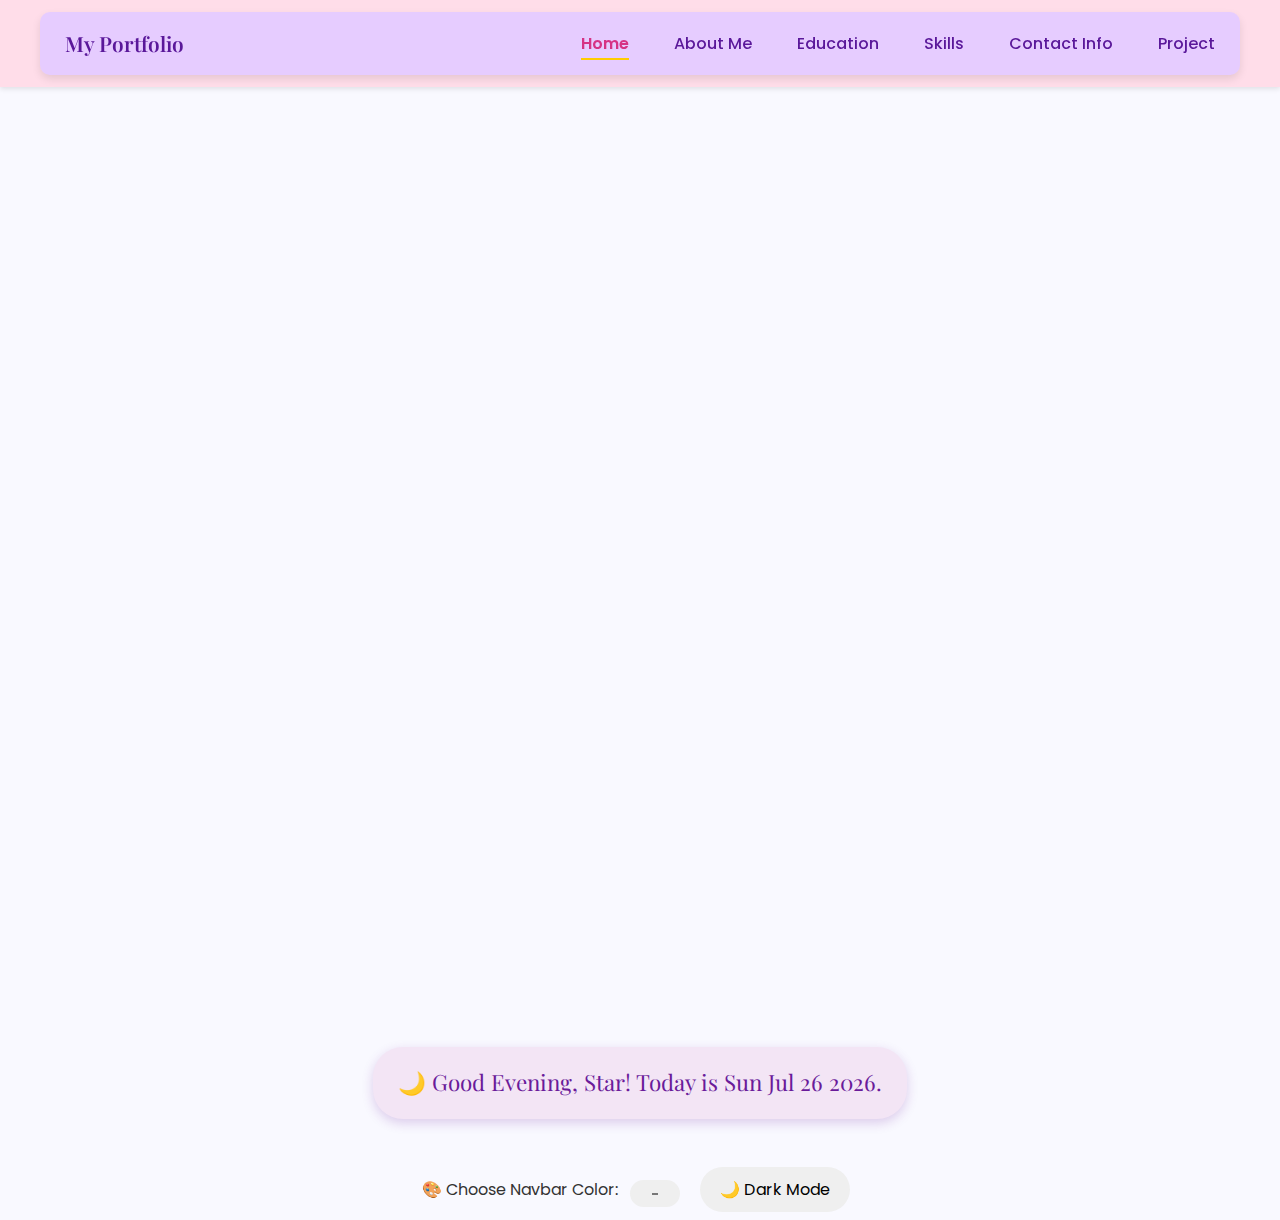
<file: index.html>
<!DOCTYPE html>
<html lang="en">
<head>
  <meta charset="UTF-8" />
  <meta name="viewport" content="width=device-width, initial-scale=1.0" />
  <title>My Portfolio</title>

  <!-- Google Fonts -->
  <link href="https://fonts.googleapis.com/css2?family=Playfair+Display:wght@600&family=Poppins:wght@300;400;600&display=swap" rel="stylesheet">

  <!-- External CSS -->
  <link rel="stylesheet" href="style.css">
</head>

<body>
  <!-- Navbar -->
  <header>
    <nav class="navbar">
      <div class="logo">My Portfolio</div>
      <ul class="nav-links">
        <li><a href="index.html" class="active">Home</a></li>
        <li><a href="aboutme.html">About Me</a></li>
        <li><a href="education.html">Education</a></li>
        <li><a href="skills.html">Skills</a></li>
        <li><a href="contact.html">Contact Info</a></li>
        <li><a href="project.html">Project</a></li>
      </ul>
    </nav>
  </header>

  <!-- Hero Section -->
  <section class="hero">
    <div class="hero-content">
      <div class="hero-text">
        <h1 class="slide-in delay-1">WELCOME TO MY E-PORTFOLIO 🐱</h1>
        <p class="slide-in delay-2">
          This e-portfolio is a space where I share my academic journey, skills, and projects,
          reflecting my growth as a learner and highlighting the knowledge and experiences I have gained.
        </p>
        <p class="slide-in delay-3">
          Thank you for taking the time to visit my portfolio — I invite you to explore and engage with my work. ✨
        </p>
      </div>

      <div class="hero-image slide-in delay-4">
        <img src="pic.jpg" alt="My Portfolio Picture">
      </div>
    </div>
  </section>

  <!-- 🌷 Greeting + Controls Section -->
  <section class="interaction-section">
    <div class="greeting-container">
      <p id="date" class="cute-greeting"></p>
    </div>

    <div class="button-container">
      <label for="color-picker">🎨 Choose Navbar Color:</label>
      <input type="color" id="color-picker" value="#9d4edd" title="Pick a color" />
      <button id="dark-mode-toggle">🌙 Dark Mode</button>
    </div>
  </section>

  <script src="script.js"></script>
</body>
</html>
</file>
<file: aboutme.html>
<!DOCTYPE html>
<html lang="en">
<head>
  <meta charset="UTF-8">
  <meta name="viewport" content="width=device-width, initial-scale=1.0">
  <title>About Me - My Portfolio</title>
  <link rel="stylesheet" href="style.css">
  <!-- Google Fonts -->
  <link href="https://fonts.googleapis.com/css2?family=Playfair+Display:wght@600&family=Poppins:wght@300;400;600&display=swap" rel="stylesheet">
</head>
<body>
  <!-- Navbar -->
  <header>
    <nav class="navbar">
      <div class="logo slide-in delay-1">🌸 My Portfolio</div>
      <ul class="nav-links">
        <li class="nav-item delay-2"><a href="index.html">Home</a></li>
        <li class="nav-item delay-3"><a href="aboutme.html" class="active">About Me</a></li>
        <li class="nav-item delay-4"><a href="education.html">Education</a></li>
        <li class="nav-item delay-5"><a href="project.html">Project</a></li>
        <li class="nav-item delay-6"><a href="skills.html">Skills</a></li>
        <li class="nav-item delay-7"><a href="contact.html">Contact Info</a></li>
      </ul>
    </nav>
  </header>

  <!-- About Hero -->
<section class="about-hero fade-section">
  <h1 class="slide-in delay-1">About Me 🌸</h1>
  <p class="slide-in delay-2">Discover more about my journey, hobbies, and passions.</p>
</section>

<!-- About Content -->
<section class="about-page fade-section">
  <div class="about-card">
    <!-- Profile Picture -->
    <div class="about-img slide-left delay-3">
      <img src="home_pic.jpg" alt="Rinchen Dema">
    </div>

    <!-- Text Content -->
    <div class="about-details">
      <h2 class="slide-right delay-4">Hello, I’m Rinchen Dema 👩‍🎓</h2>
      <p class="slide-right delay-5">
        I am from <strong>Zhemgang</strong> and currently pursuing my 
        <strong>Bachelor of Education (B.Ed.)</strong> at 
        <strong>Samtse College of Education</strong>, specializing in 
        <strong>Information Technology</strong>.
      </p>
      <p class="slide-right delay-6">
        I have a strong interest in <strong>technology</strong> and 
        enjoy learning new skills that allow me to grow and adapt in 
        this ever-changing digital world.
      </p>
      <p class="slide-right delay-7">
        Apart from academics, I love spending time on my hobbies, which include 
        <em>reading, journaling, singing, dancing, and drawing</em>. 
        These activities bring balance to my life and allow me to express creativity.
      </p>
      <p class="slide-right delay-8">
        This page represents a part of my <strong>learning journey</strong>.  
        I warmly welcome you to join me as I continue to grow, explore, and create. 
      </p>
    </div>
  </div>
</section>

<script src="script.js"></script>
</file>
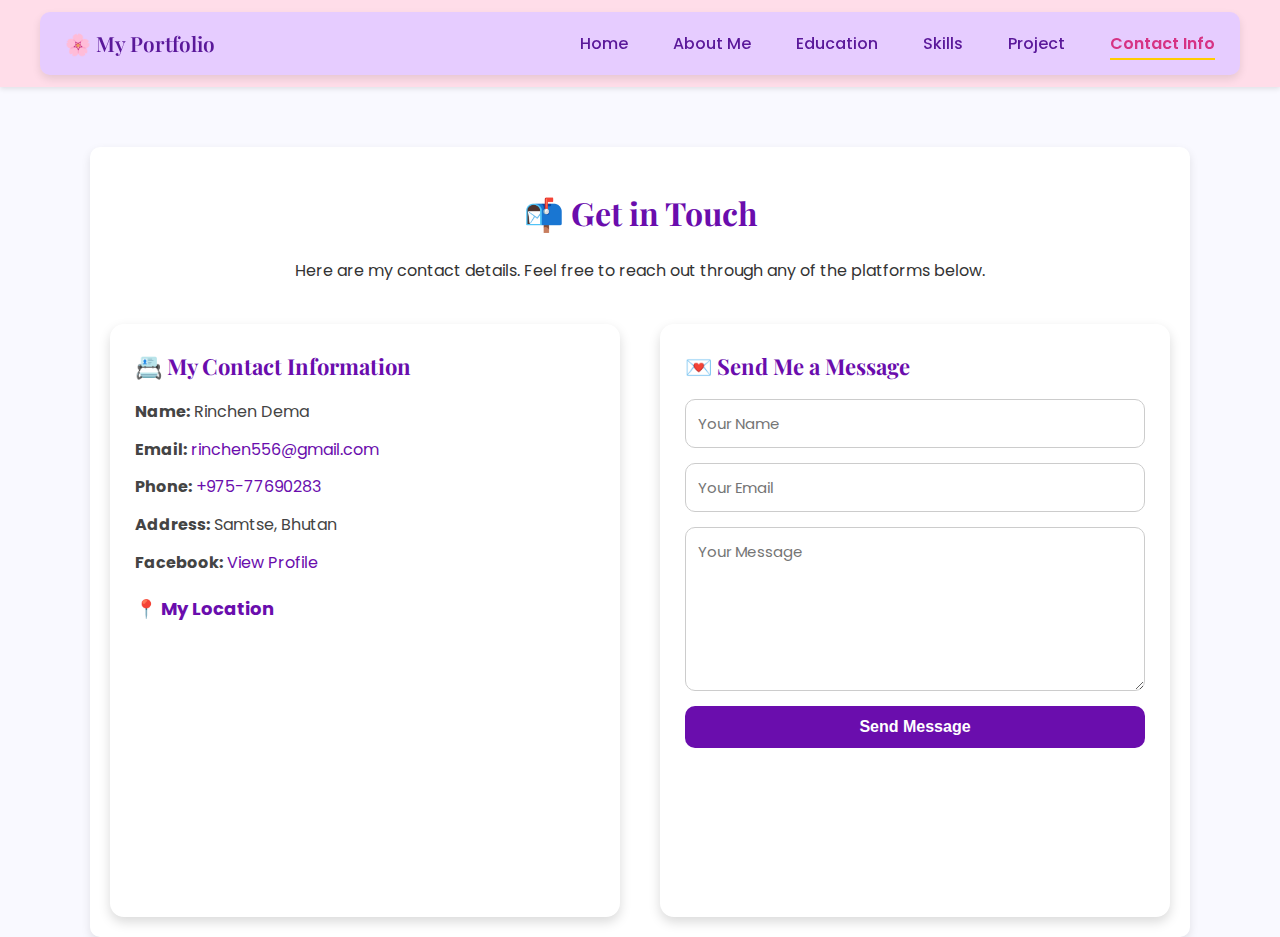
<file: contact.html>
<!DOCTYPE html>
<html lang="en">
<head>
  <meta charset="UTF-8">
  <meta name="viewport" content="width=device-width, initial-scale=1.0">
  <title>Contact Info - My Portfolio</title>
  <link rel="stylesheet" href="style.css">
  <link href="https://fonts.googleapis.com/css2?family=Playfair+Display:wght@600&family=Poppins:wght@300;400;600&display=swap" rel="stylesheet">
</head>
<body>
  <!-- Navbar -->
  <header>
    <nav class="navbar">
      <div class="logo">🌸 My Portfolio</div>
      <ul class="nav-links">
        <li><a href="index.html">Home</a></li>
        <li><a href="aboutme.html">About Me</a></li>
        <li><a href="education.html">Education</a></li>
        <li><a href="skills.html">Skills</a></li>
        <li><a href="project.html">Project</a></li>
        <li><a href="contact.html" class="active">Contact Info</a></li>
      </ul>
    </nav>
  </header>

  <!-- Contact Section -->
  <section class="page-section contact-page">
    <h1>📬 Get in Touch</h1>
    <p>Here are my contact details. Feel free to reach out through any of the platforms below.</p>

    <div class="contact-container">
      <!-- Contact Details -->
      <div class="contact-info fade-slide">
        <h2>📇 My Contact Information</h2>
        <ul>
          <li><strong>Name:</strong> Rinchen Dema</li>
          <li><strong>Email:</strong> <a href="mailto:rinchen556@gmail.com">rinchen556@gmail.com</a></li>
          <li><strong>Phone:</strong> <a href="tel:+97577690283">+975-77690283</a></li>
          <li><strong>Address:</strong> Samtse, Bhutan</li>
          <li><strong>Facebook:</strong> <a href="https://www.facebook.com/rinchen.dema.1042" target="_blank">View Profile</a></li>
        </ul>

        <!-- Google Maps Embed -->
        <div class="map-container">
          <h3>📍 My Location</h3>
          <iframe 
            src="https://www.google.com/maps/embed?pb=!1m18!1m12!1m3!1d28257.07890970928!2d89.611!3d27.472!2m3!1f0!2f0!3f0!3m2!1i1024!2i768!4f13.1!3m3!1m2!1s0x39e194d2d3f9a5c9%3A0x12345!2sThimphu%2C%20Bhutan!5e0!3m2!1sen!2sbt!4v1694388888888!5m2!1sen!2sbt" 
            width="100%" 
            height="250" 
            style="border:0;" 
            allowfullscreen 
            loading="lazy">
          </iframe>
        </div>
      </div>

      <!-- Contact Form -->
      <div class="contact-form fade-slide">
        <h2>💌 Send Me a Message</h2>
        <form>
          <input type="text" placeholder="Your Name" required>
          <input type="email" placeholder="Your Email" required>
          <textarea placeholder="Your Message" rows="6" required></textarea>
          <button type="submit">Send Message</button>
        </form>
      </div>
    </div>
  </section>

  <!-- Scroll animation -->
  <script>
    const fadeElements = document.querySelectorAll('.fade-slide');
    const observer = new IntersectionObserver((entries) => {
      entries.forEach(entry => {
        if (entry.isIntersecting) {
          entry.target.classList.add('visible');
        }
      });
    }, { threshold: 0.2 });

    fadeElements.forEach(el => observer.observe(el));
  </script>
  <script src="script.js"></script>
</body>
</html>
</file>
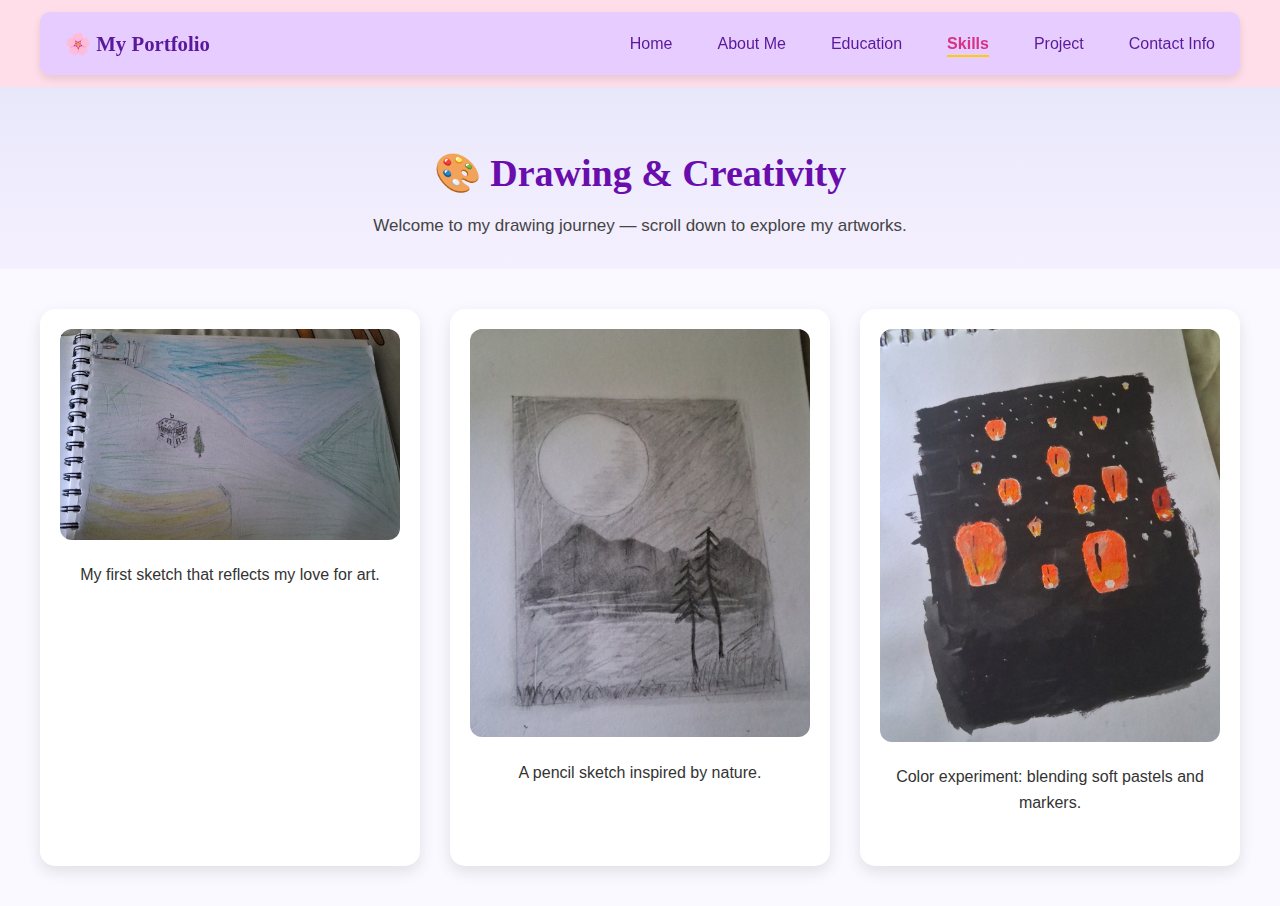
<file: drawing.html>
<!DOCTYPE html>
<html lang="en">
<head>
  <meta charset="UTF-8">
  <meta name="viewport" content="width=device-width, initial-scale=1.0">
  <title>Drawing Skill - My Portfolio</title>
  <link rel="stylesheet" href="style.css">
</head>
<body>
  <!-- Navbar -->
  <header>
    <nav class="navbar">
      <div class="logo">🌸 My Portfolio</div>
      <ul class="nav-links">
        <li><a href="index.html">Home</a></li>
        <li><a href="aboutme.html">About Me</a></li>
        <li><a href="education.html">Education</a></li>
        <li><a href="skills.html" class="active">Skills</a></li>
        <li><a href="project.html">Project</a></li>
        <li><a href="contact.html">Contact Info</a></li>
      </ul>
    </nav>
  </header>

  <!-- Hero Section -->
  <section class="skills-hero fade-in">
    <h1 class="slide-down">🎨 Drawing & Creativity</h1>
    <p class="fade-delay">Welcome to my drawing journey — scroll down to explore my artworks.</p>
  </section>

  <!-- Scrollable Gallery -->
  <section class="skill-detail">
    <div class="detail-item fade-slide">
      <img src="first drawing.jpg" alt="Drawing Sample 1">
      <p>My first sketch that reflects my love for art.</p>
    </div>

    <div class="detail-item fade-slide">
      <img src="nature.jpg" alt="Drawing Sample 2">
      <p>A pencil sketch inspired by nature.</p>
    </div>

    <div class="detail-item fade-slide">
      <img src="color.jpg" alt="Drawing Sample 3">
      <p>Color experiment: blending soft pastels and markers.</p>
    </div>
  </section>
  <script src="script.js"></script>
</body>
</html>
</file>
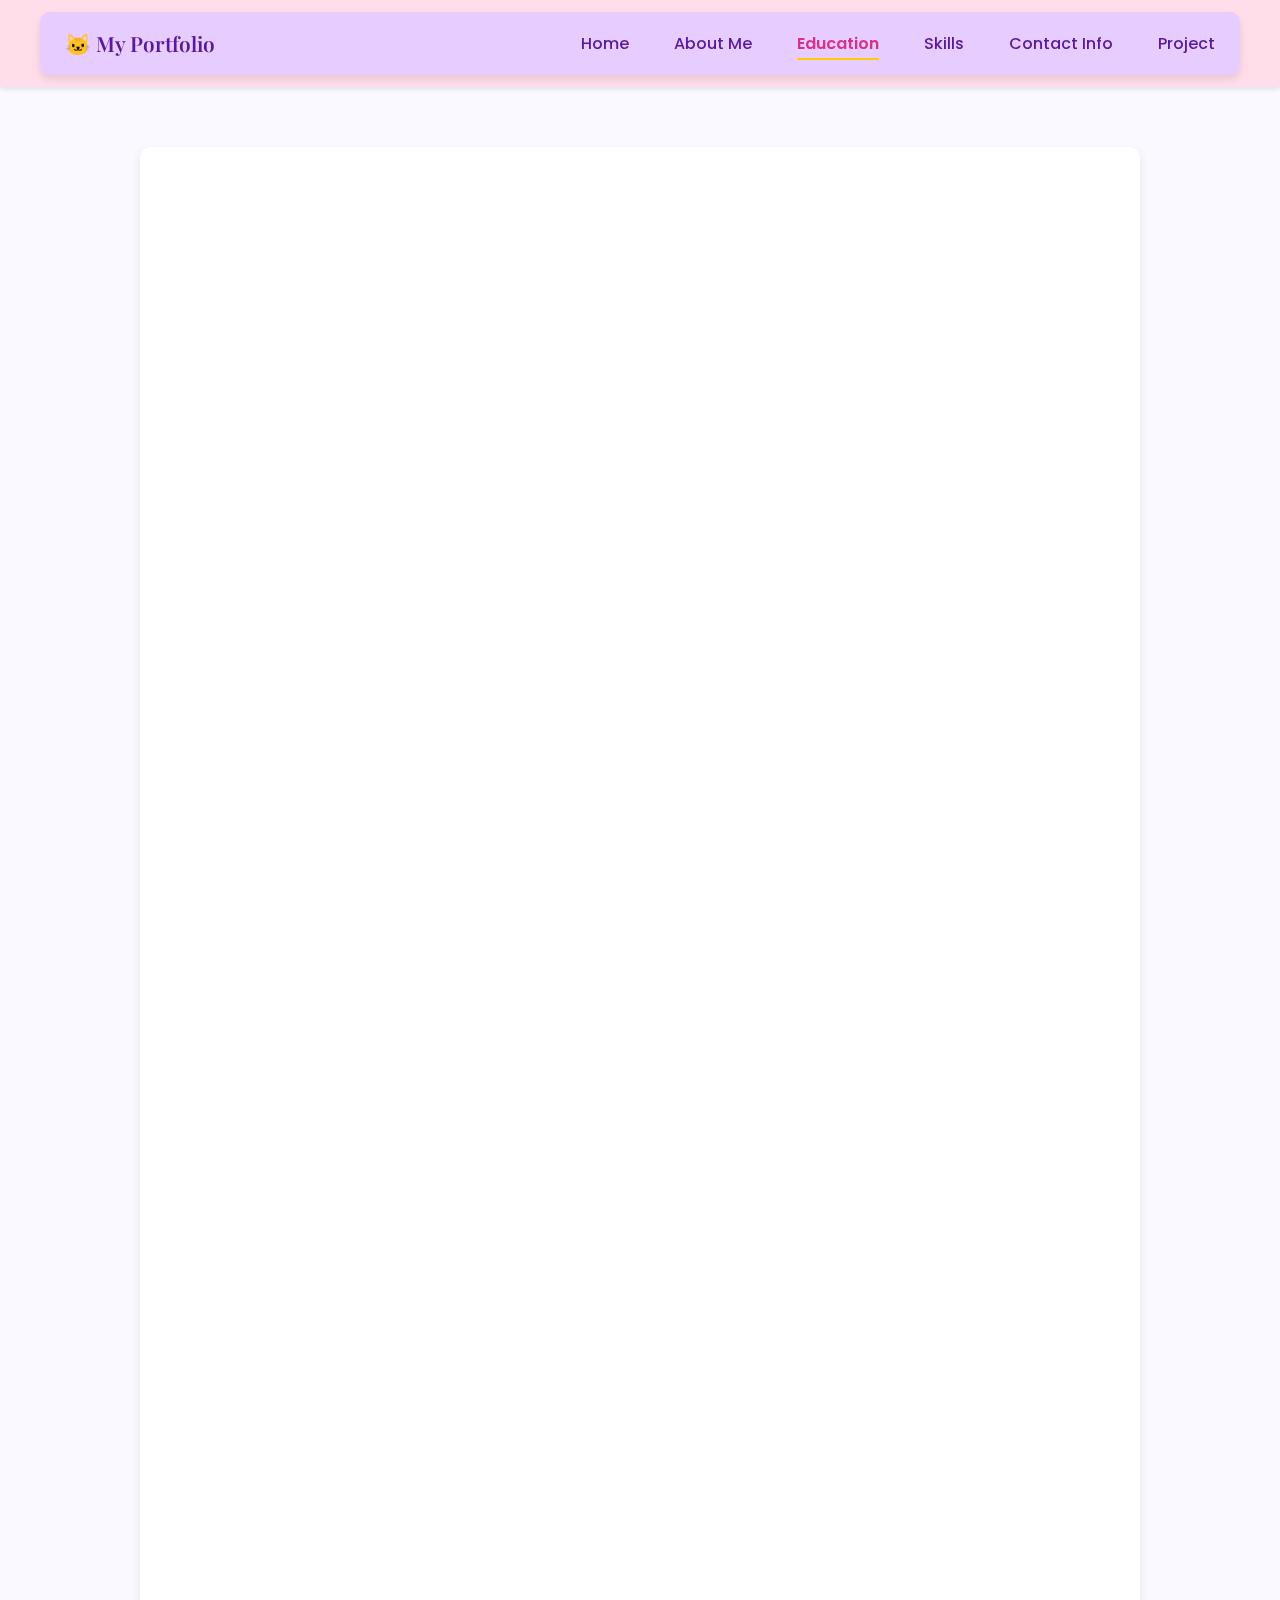
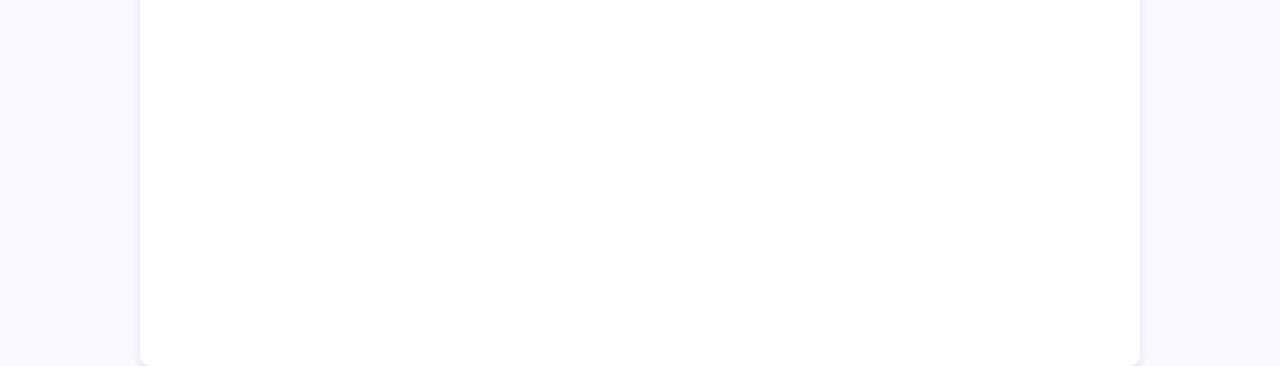
<file: education.html>
<!DOCTYPE html>
<html lang="en">
<head>
  <meta charset="UTF-8">
  <meta name="viewport" content="width=device-width, initial-scale=1.0">
  <title>Education - My Portfolio</title>
  <link rel="stylesheet" href="style.css">
  <link href="https://fonts.googleapis.com/css2?family=Playfair+Display:wght@600&family=Poppins:wght@300;400;600&display=swap" rel="stylesheet">
  <style>
    /* 🌸 Read More Button (Light Mode) */
    .read-more-btn {
      background-color: #c77dff;
      color: white;
      border: none;
      padding: 8px 16px;
      border-radius: 20px;
      margin-top: 10px;
      cursor: pointer;
      font-family: 'Poppins', sans-serif;
      font-size: 14px;
      transition: background-color 0.3s ease, transform 0.2s ease, color 0.3s ease;
    }

    .read-more-btn:hover {
      background-color: #9d4edd;
      transform: scale(1.05);
    }

    /* 🌙 Read More Button (Dark Mode) */
    body.dark-mode .read-more-btn {
      background-color: #9d4edd;
      color: #fff;
    }

    body.dark-mode .read-more-btn:hover {
      background-color: #7b2cbf;
    }

    /* ✨ Fade Animation for Text */
    .more-text {
      display: inline-block;
      opacity: 0;
      max-height: 0;
      overflow: hidden;
      transition: opacity 0.6s ease, max-height 0.6s ease;
    }

    .more-text.show {
      opacity: 1;
      max-height: 500px; /* enough for paragraph */
    }
  </style>
</head>
<body>
  <!-- Navbar -->
  <header>
    <nav class="navbar">
      <div class="logo">🐱 My Portfolio</div>
      <ul class="nav-links">
        <li><a href="index.html">Home</a></li>
        <li><a href="aboutme.html">About Me</a></li>
        <li><a href="education.html" class="active">Education</a></li>
        <li><a href="skills.html">Skills</a></li>
        <li><a href="contact.html">Contact Info</a></li>
        <li><a href="project.html">Project</a></li>
      </ul>
    </nav>
  </header>

  <!-- Education Section -->
  <section class="page-section education-page">
    <h1>📚 My Education</h1>
    <p>Here’s a timeline of my academic journey, along with memories and experiences.</p>

    <!-- College -->
    <div class="edu-item">
      <img src="samtse college.webp" alt="College">
      <div class="edu-text">
        <h2>B.Ed in Secondary Education</h2>
        <p><strong>Samtse College of Education</strong> (2023–2027)</p>
        <p class="description">
          I am currently pursuing my bachelor’s degree at Samtse College of Education, taking a course in IT.
          <span class="more-text">
            Since my childhood, becoming a teacher has always been my dream, and I feel blessed to have been enrolled in this esteemed college of teacher education.
            This journey has not only supported my personal growth but also shaped my professional career.
            Through the program, I have gained deep insights into pedagogy, ICT in teaching, and curriculum design.
            In the near future, I aspire to become an educator who empowers students to explore the digital world with safe ethics and practices.
          </span>
        </p>
        <button class="read-more-btn">Read more</button>
      </div>
    </div>

    <!-- High School -->
    <div class="edu-item">
      <img src="nangkor.jpg" alt="High School">
      <div class="edu-text">
        <h2>High School</h2>
        <p><strong>Nangkor Central School</strong> (2019–2022)</p>
        <p class="description">
          I completed my high school education at Nangkor Central School, located in eastern Bhutan under Pemagatshel Dzongkhag.
          <span class="more-text">
            It is one of the renowned schools in the country, often ranking among the top ten in the BCSE results.
            The strong study culture there enabled many students, including myself, to achieve our goals for higher education.
            I feel fortunate to have studied under the inspiring teachers and good leadership of this school.
          </span>
        </p>
        <button class="read-more-btn">Read more</button>
      </div>
    </div>

    <!-- Lower School -->
    <div class="edu-item">
      <img src="shumar.webp" alt="Lower School">
      <div class="edu-text">
        <h2>Lower School</h2>
        <p><strong>Shumar Lower Secondary School</strong> (2017–2018)</p>
        <p class="description">
          Before that, I attended Shumar Lower Secondary School, which was my first boarding school.
          <span class="more-text">
            It was there that I built the foundation of my education and learned many lessons that helped me personally and academically.
            Out of gratitude for my school, I served as a culture coordinator for one year, an experience that allowed me to develop leadership skills.
            This role not only shaped my mindset but also imparted important values to my life.
          </span>
        </p>
        <button class="read-more-btn">Read more</button>
      </div>
    </div>

    <!-- Primary School -->
    <div class="edu-item">
      <img src="shali pry.webp" alt="Primary School">
      <div class="edu-text">
        <h2>Primary School</h2>
        <p><strong>Shali Primary School</strong> (2010–2016)</p>
        <p class="description">
          My education journey began in 2009, though I was officially enrolled in 2010.
          <span class="more-text">
            In 2009, as a four-year-old, I would accompany my father, who was a teacher, to school.
            I was too young to be enrolled then, but my love for learning had already begun.
            These schools nurtured me and laid the basic foundation of my educational journey.
            Looking back, those early days remain some of the most memorable and carefree moments of my life.
            Throughout school, I performed well academically and often topped my class.
            Beyond academics, I actively participated in cultural events, sports, and other activities.
            I also served as a house captain, which further enriched my school experience.
            These opportunities helped me learn new skills, gain knowledge, and guided me toward a better path in life.
          </span>
        </p>
        <button class="read-more-btn">Read more</button>
      </div>
    </div>
  </section>

  <script>
    // Toggle read more / less animation
    document.querySelectorAll(".read-more-btn").forEach(button => {
      button.addEventListener("click", () => {
        const moreText = button.previousElementSibling.querySelector(".more-text");
        moreText.classList.toggle("show");
        button.textContent = moreText.classList.contains("show") ? "Read less" : "Read more";
      });
    });

    // Example: Dark mode sync (if you already have this in script.js, skip this part)
    const savedMode = localStorage.getItem("theme");
    if (savedMode === "dark") document.body.classList.add("dark-mode");
  </script>
    <script src="script.js"></script>
</body>
</html>
</file>
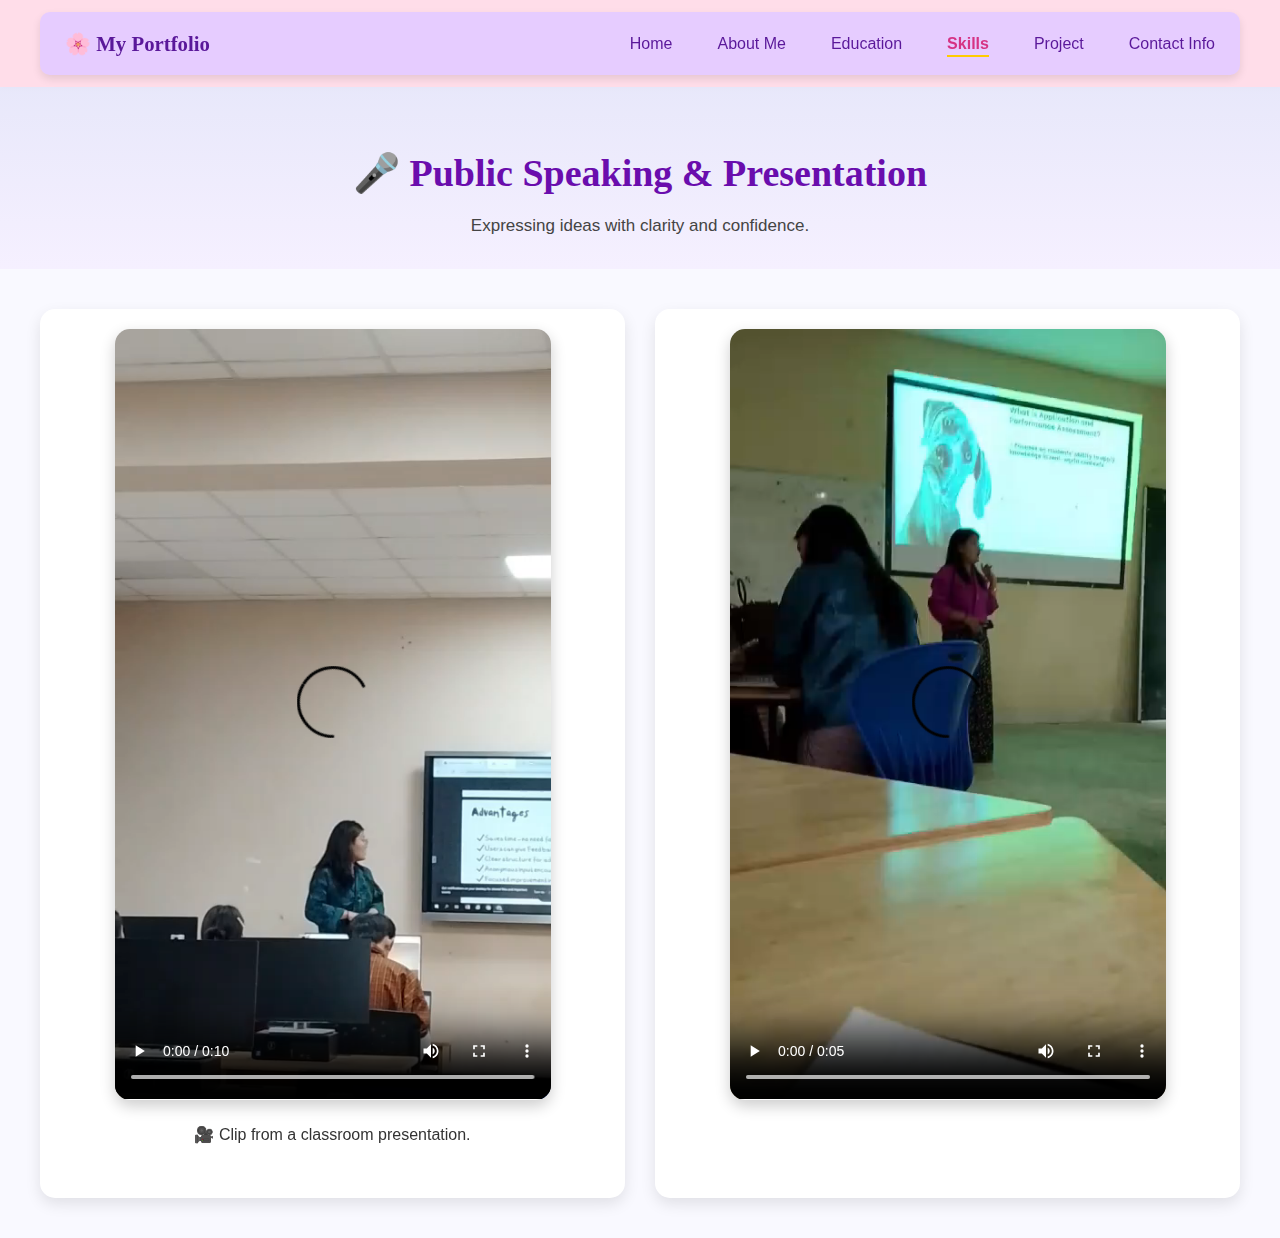
<file: presentation.html>
<!DOCTYPE html>
<html lang="en">
<head>
  <meta charset="UTF-8">
  <meta name="viewport" content="width=device-width, initial-scale=1.0">
  <title>Presentation - My Portfolio</title>
  <link rel="stylesheet" href="style.css">
</head>
<body>
  <!-- Navbar -->
  <header>
    <nav class="navbar">
      <div class="logo">🌸 My Portfolio</div>
      <ul class="nav-links">
        <li><a href="index.html">Home</a></li>
        <li><a href="aboutme.html">About Me</a></li>
        <li><a href="education.html">Education</a></li>
        <li><a href="skills.html" class="active">Skills</a></li>
        <li><a href="project.html">Project</a></li>
        <li><a href="contact.html">Contact Info</a></li>
      </ul>
    </nav>
  </header>

  <!-- Hero Section -->
  <section class="skills-hero fade-in">
    <h1 class="slide-down">🎤 Public Speaking & Presentation</h1>
    <p class="fade-delay">Expressing ideas with clarity and confidence.</p>
  </section>

  <!-- Videos Section -->
  <section class="skill-detail">
    <div class="detail-item fade-slide">
      <video controls>
        <source src="videp.mp4" type="video/mp4">
        Your browser does not support the video tag.
      </video>
      <p>🎥 Clip from a classroom presentation.</p>
    </div>

    <div class="detail-item fade-slide">
      <video controls>
        <source src="pre.mp4" type="video/mp4">
        Your browser does not support the video tag.
      
        <script src="script.js"></script>
</file>
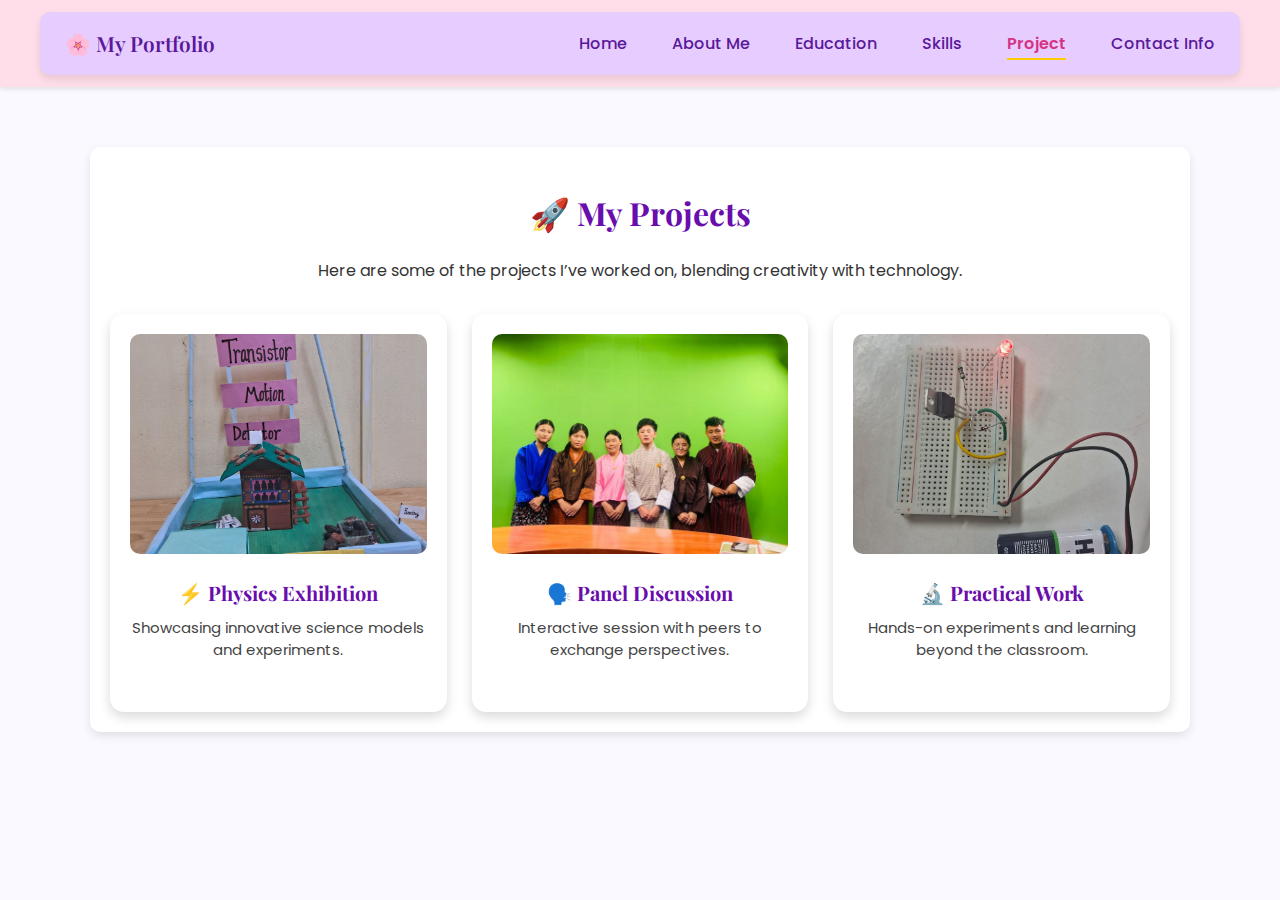
<file: project.html>
<!DOCTYPE html>
<html lang="en">
<head>
  <meta charset="UTF-8">
  <meta name="viewport" content="width=device-width, initial-scale=1.0">
  <title>Projects - My Portfolio</title>
  <link rel="stylesheet" href="style.css">
  <link href="https://fonts.googleapis.com/css2?family=Playfair+Display:wght@600&family=Poppins:wght@300;400;600&display=swap" rel="stylesheet">
</head>
<body>
  <!-- Navbar -->
  <header>
    <nav class="navbar">
      <div class="logo">🌸 My Portfolio</div>
      <ul class="nav-links">
        <li><a href="index.html">Home</a></li>
        <li><a href="aboutme.html">About Me</a></li>
        <li><a href="education.html">Education</a></li>
        <li><a href="skills.html">Skills</a></li>
        <li><a href="project.html" class="active">Project</a></li>
        <li><a href="contact.html">Contact Info</a></li>
      </ul>
    </nav>
  </header>

  <!-- Projects Section -->
  <section class="page-section projects-page">
    <h1>🚀 My Projects</h1>
    <p>Here are some of the projects I’ve worked on, blending creativity with technology.</p>

    <div class="projects-grid">
      <!-- Project 1 -->
      <div class="project-card fade-slide">
        <img src="phy.jpg" alt="Physics Exhibition">
        <h2>⚡ Physics Exhibition</h2>
        <p>Showcasing innovative science models and experiments.</p>
      </div>

      <!-- Project 2 -->
      <div class="project-card fade-slide">
        <img src="p.jpg" alt="Panel Discussion">
        <h2>🗣️ Panel Discussion</h2>
        <p>Interactive session with peers to exchange perspectives.</p>
      </div>

      <!-- Project 3 -->
      <div class="project-card fade-slide">
        <img src="practical.jpg" alt="Practical Work">
        <h2>🔬 Practical Work</h2>
        <p>Hands-on experiments and learning beyond the classroom.</p>
      </div>
    </div>
  </section>

  <!-- JavaScript for scroll animation -->
  <script>
    const fadeElements = document.querySelectorAll('.fade-slide');
    const observer = new IntersectionObserver((entries) => {
      entries.forEach(entry => {
        if (entry.isIntersecting) {
          entry.target.classList.add('visible');
        }
      });
    }, { threshold: 0.2 });

    fadeElements.forEach(el => observer.observe(el));
  </script>
  <script src="script.js"></script>
</body>
</html>
</file>
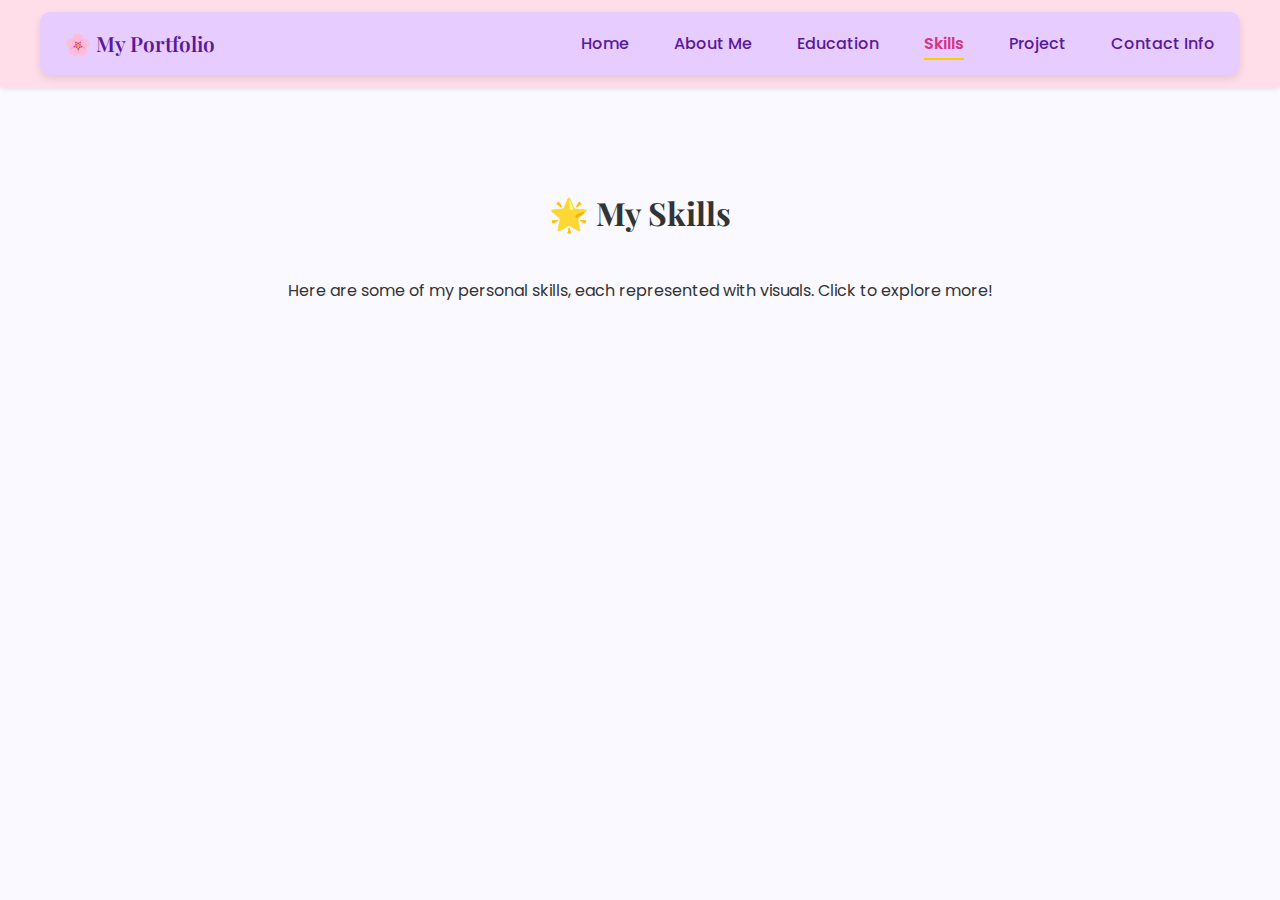
<file: skills.html>
<!DOCTYPE html>
<html lang="en">
<head>
  <meta charset="UTF-8">
  <meta name="viewport" content="width=device-width, initial-scale=1.0">
  <title>My Skills - Portfolio</title>
  <link rel="stylesheet" href="style.css">
  <!-- Google Fonts -->
  <link href="https://fonts.googleapis.com/css2?family=Playfair+Display:wght@600&family=Poppins:wght@300;400;600&display=swap" rel="stylesheet">
</head>
<body>
  <!-- Navbar -->
  <header>
    <nav class="navbar">
      <div class="logo">🌸 My Portfolio</div>
      <ul class="nav-links">
        <li><a href="index.html">Home</a></li>
        <li><a href="aboutme.html">About Me</a></li>
        <li><a href="education.html">Education</a></li>
        <li><a href="skills.html" class="active">Skills</a></li>
        <li><a href="project.html">Project</a></li>
        <li><a href="contact.html">Contact Info</a></li>
      </ul>
    </nav>
  </header>

  <!-- Skills Section -->
  <section class="skills-page">
    <h1>🌟 My Skills</h1>
    <p>Here are some of my personal skills, each represented with visuals. Click to explore more!</p>

    <div class="skills-grid">
      <a href="drawing.html" class="skill-card">
        <img src="dra.jpg" alt="Drawing">
        <h3>🎨 Sketch</h3>
      </a>

      <a href="team work.html" class="skill-card">
        <img src="teamw.jpg" alt="Teamwork">
        <h3>🤝 Collaboration</h3>
      </a>

      <a href="presentation.html" class="skill-card">
        <img src="presentation.jpg" alt="Presentation">
        <h3>🎤 Communication</h3>
      </a>

      <a href="culture.html" class="skill-card">
        <img src="dancing.jpg" alt="Culture">
        <h3>🎶 Singing & Dancing</h3>
      </a>

      </a>
    </div>
  </section>
  <script src="script.js"></script>
</body>
</html>
</file>
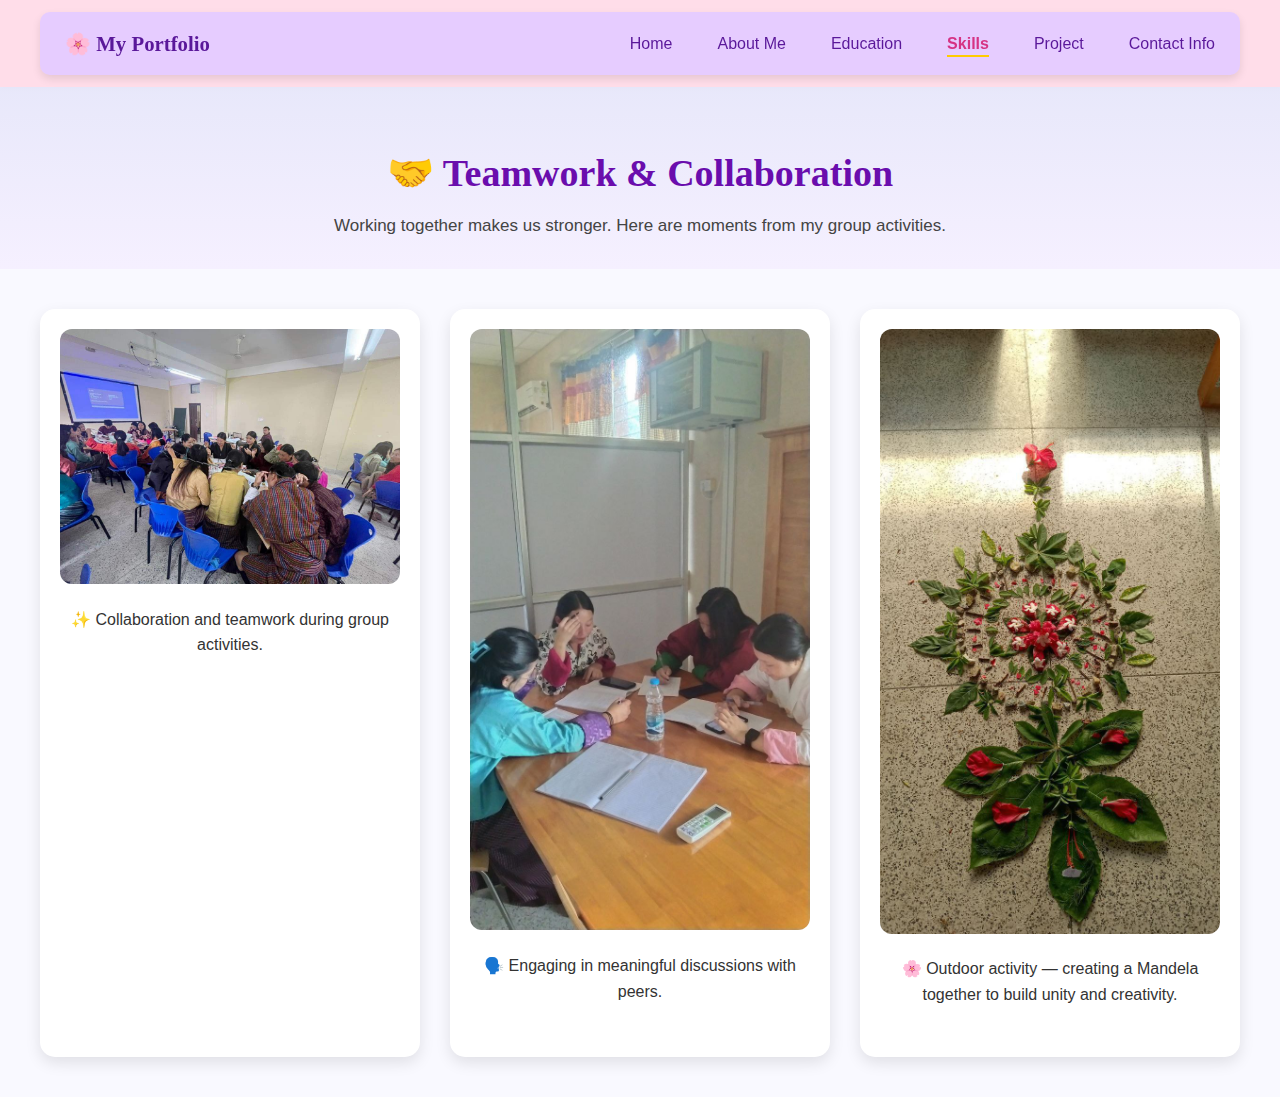
<file: team work.html>
<!DOCTYPE html>
<html lang="en">
<head>
  <meta charset="UTF-8">
  <meta name="viewport" content="width=device-width, initial-scale=1.0">
  <title>Teamwork - My Portfolio</title>
  <link rel="stylesheet" href="style.css">
</head>
<body>
  <!-- Navbar -->
  <header>
    <nav class="navbar">
      <div class="logo">🌸 My Portfolio</div>
      <ul class="nav-links">
        <li><a href="index.html">Home</a></li>
        <li><a href="aboutme.html">About Me</a></li>
        <li><a href="education.html">Education</a></li>
        <li><a href="skills.html" class="active">Skills</a></li>
        <li><a href="project.html">Project</a></li>
        <li><a href="contact.html">Contact Info</a></li>
      </ul>
    </nav>
  </header>

  <!-- Hero Section -->
  <section class="skills-hero fade-in">
    <h1>🤝 Teamwork & Collaboration</h1>
    <p>Working together makes us stronger. Here are moments from my group activities.</p>
  </section>

  <!-- Gallery -->
  <section class="skill-detail">
    <div class="detail-item fade-slide">
      <img src="group.jpg" alt="Teamwork">
      <p>✨ Collaboration and teamwork during group activities.</p>
    </div>

    <div class="detail-item fade-slide">
      <img src="discussion.jpg" alt="Discussion">
      <p>🗣️ Engaging in meaningful discussions with peers.</p>
    </div>

    <div class="detail-item fade-slide">
      <img src="mandela.jpg" alt="Mandela activity">
      <p>🌸 Outdoor activity — creating a Mandela together to build unity and creativity.</p>
    </div>
  </section>
  <script src="script.js"></script>
</body>
</html>
</file>
<file: style.css>
/* Reset */
* {
  margin: 0;
  padding: 0;
  box-sizing: border-box;
}

/* Body */
body {
  font-family: 'Poppins', sans-serif;
  background-color: #9d4edd; /* light purple */
  color: #b948cf;
  line-height: 1.6;
}

/* Navbar */

.navbar {
  display: flex;
  justify-content: space-between;
  align-items: center;
  padding: 20px 50px;
  background: #c77dff;
  box-shadow: 0px 2px 5px rgba (290, 43%, 36%, 0.1);
  position: sticky;
  top: 0;
  z-index: 1000;
}

.logo {
  font-size: 22px;
  font-weight: 600;
  color: #6a0dad; /* purple tone */
  font-family: 'Playfair Display', serif;
}

.nav-links {
  list-style: none;
  display: flex;
}

.nav-links li {
  margin-left: 25px;
}

.nav-links a {
  text-decoration: none;
  color: purple;
  font-size: 16px;
  font-weight: 500;
  transition: color 0.3s ease;
}

.nav-links a:hover {
  color: #6a0dad;
}

/* Hero Section */
.hero {
  display: flex;
  justify-content: center;
  align-items: center;
  padding: 70px 10%;
  min-height: 90vh;
}

.hero-content {
  display: flex;
  align-items: center;
  gap: 60px;
  max-width: 1200px;
}

.hero-text {
  flex: 1;
}

.hero-text h1 {
  font-size: 45px;
  margin-bottom: 20px;
  color: #6a0dad;
  font-family: 'Playfair Display', serif;
  line-height: 1.3;
}

.hero-text p {
  font-size: 18px;
  font-weight: 300;
  color: #444;
  max-width: 500px;
}

/* Hero Image */
.hero-image img {
  width: 320px;
  height: 320px;
  border-radius: 50%;
  object-fit: cover;
  box-shadow: 0px 6px 12px rgba(0,0,0,0.2);
}

/* Responsive */
@media (max-width: 900px) {
  .hero-content {
    flex-direction: column;
    text-align: center;
  }

  .hero-text h1 {
    font-size: 35px;
  }

  .hero-text p {
    font-size: 16px;
  }

  .hero-image img {
    width: 250px;
    height: 250px;
  }
}




/* Reusable page sections */
.page-section {
  max-width: 900px;
  margin: 60px auto;
  padding: 20px;
  background: white;
  border-radius: 10px;
  box-shadow: 0px 4px 10px rgba(0,0,0,0.1);
}

.page-section h1 {
  font-family: 'Playfair Display', serif;
  font-size: 32px;
  margin-bottom: 20px;
  color: #6a0dad;
}

/* Active Navbar Link */
.nav-links a.active {
  color: #6a0dad;
  font-weight: 600;
  border-bottom: 2px solid #6a0dad;
  padding-bottom: 3px;
}

/* Education Page Layout */
.education-page {
  max-width: 1000px;
  margin: 60px auto;
  padding: 20px;
  overflow-y: auto;
}

.edu-item {
  display: flex;
  align-items: center;
  gap: 25px;
  margin-bottom: 40px;
  background: #f9f9ff;
  padding: 20px;
  border-radius: 12px;
  box-shadow: 0px 4px 10px rgba(0,0,0,0.1);
}

.edu-item img {
  width: 220px;
  height: 160px;
  object-fit: cover;
  border-radius: 10px;
  box-shadow: 0px 3px 6px rgba(0,0,0,0.15);
}

.edu-text h2 {
  font-size: 22px;
  font-family: 'Playfair Display', serif;
  color: #6a0dad;
  margin-bottom: 8px;
}

.edu-text p {
  font-size: 16px;
  color: #444;
  margin-bottom: 5px;
}

/* Responsive */
@media (max-width: 768px) {
  .edu-item {
    flex-direction: column;
    text-align: center;
  }

  .edu-item img {
    width: 100%;
    height: auto;
  }
}



/* Projects Page */
.projects-page {
  max-width: 1100px;
  margin: 60px auto;
  padding: 20px;
  text-align: center;
}

.projects-grid {
  display: grid;
  grid-template-columns: repeat(auto-fit, minmax(320px, 1fr));
  gap: 25px;
  margin-top: 30px;
}

.project-card {
  background: #fff;
  border-radius: 14px;
  padding: 20px;
  box-shadow: 0px 5px 12px rgba(0,0,0,0.15);
  transition: transform 0.3s ease, box-shadow 0.3s ease;
}

.project-card:hover {
  transform: translateY(-8px);
  box-shadow: 0px 8px 18px rgba(0,0,0,0.2);
}

.project-card img,
.project-card video {
  width: 100%;
  height: 220px;
  object-fit: cover;
  border-radius: 10px;
  margin-bottom: 15px;
}

.project-card h2 {
  font-size: 20px;
  color: #6a0dad;
  margin-bottom: 8px;
  font-family: 'Playfair Display', serif;
}

.project-card p {
  font-size: 15px;
  color: #444;
  line-height: 1.5;
}

/* Responsive */
@media (max-width: 768px) {
  .project-card img,
  .project-card video {
    height: auto;
  }
}


/* Contact Page */
.contact-page {
  max-width: 1100px;
  margin: 60px auto;
  padding: 20px;
  text-align: center;
}

.contact-container {
  display: flex;
  justify-content: space-between;
  gap: 40px;
  margin-top: 40px;
  flex-wrap: wrap;
}

.contact-info, .contact-form {
  flex: 1;
  min-width: 300px;
  background: #fff;
  padding: 25px;
  border-radius: 14px;
  box-shadow: 0px 5px 12px rgba(0,0,0,0.15);
  text-align: left;
}

.contact-info h2,
.contact-form h2 {
  font-size: 22px;
  color: #6a0dad;
  margin-bottom: 15px;
  font-family: 'Playfair Display', serif;
}

.contact-info ul {
  list-style: none;
}

.contact-info li {
  font-size: 16px;
  margin-bottom: 12px;
  color: #444;
}

.contact-info a {
  color: #6a0dad;
  text-decoration: none;
}

.contact-info a:hover {
  text-decoration: underline;
}

/* Contact Form */
.contact-form form {
  display: flex;
  flex-direction: column;
  gap: 15px;
}

.contact-form input,
.contact-form textarea {
  padding: 12px;
  border: 1px solid #ccc;
  border-radius: 10px;
  font-size: 15px;
  font-family: 'Poppins', sans-serif;
}

.contact-form button {
  padding: 12px;
  border: none;
  border-radius: 10px;
  background-color: #6a0dad;
  color: white;
  font-size: 16px;
  font-weight: 600;
  cursor: pointer;
  transition: background 0.3s ease;
}

.contact-form button:hover {
  background-color: #580a9c;
}

/* Responsive */
@media (max-width: 900px) {
  .contact-container {
    flex-direction: column;
  }
}

/* Map Styling */
.map-container {
  margin-top: 20px;
}

.map-container h3 {
  font-size: 18px;
  margin-bottom: 10px;
  color: #6a0dad;
  font-family: 'Poppins', sans-serif;
}

/* Skills Hero */
.skills-hero {
  background: #e6e6fa; /* light purple */
  text-align: center;
  padding: 80px 20px;
}

.skills-hero h1 {
  font-size: 40px;
  font-family: 'Playfair Display', serif;
  color: #6a0dad;
  margin-bottom: 15px;
}

.skills-hero p {
  font-size: 18px;
  font-family: 'Poppins', sans-serif;
  color: #444;
}

/* Skills Page */
.skills-page {
  max-width: 1000px;
  margin: 50px auto;
  padding: 20px;
  font-family: 'Poppins', sans-serif;
}

.skills-category {
  margin-bottom: 40px;
}

.skills-category h2 {
  font-size: 28px;
  margin-bottom: 20px;
  color: #6a0dad;
  font-family: 'Playfair Display', serif;
}

/* Technical Skills Progress Bars */
.skill {
  margin-bottom: 15px;
}

.skill span {
  font-size: 16px;
  font-weight: 600;
  color: #333;
}

.progress {
  background: #f0f0f0;
  border-radius: 10px;
  height: 15px;
  margin-top: 8px;
  overflow: hidden;
}

.progress-bar {
  height: 100%;
  background: linear-gradient(90deg, #c77dff, #9d4edd);
  border-radius: 10px;
}

/* Soft Skills Badges */
.skill-badges {
  display: flex;
  flex-wrap: wrap;
  gap: 12px;
}

.badge {
  background: #f3e8ff;
  color: #6a0dad;
  font-weight: 500;
  padding: 10px 16px;
  border-radius: 25px;
  font-size: 15px;
  box-shadow: 0px 4px 10px rgba(0,0,0,0.1);
}

/* Cat Sticker */
.cat-sticker-page {
  display: block;
  margin: 40px auto 0;
  width: 120px;
  opacity: 0.9;
}

/* Skills Page */
.skills-hero {
  text-align: center;
  padding: 60px 20px;
  background: #e6e6fa;
  font-family: 'Playfair Display', serif;
}

.skills-hero h1 {
  font-size: 36px;
  color: #6a0dad;
  margin-bottom: 10px;
}

.skills-hero p {
  font-size: 18px;
  color: #555;
}

.skills-page {
  display: flex;
  flex-direction: column;
  align-items: center;
  padding: 60px 10%;
  gap: 40px;
}

.skills-card {
  background: #fff;
  border-radius: 15px;
  padding: 30px;
  box-shadow: 0 4px 12px rgba(0,0,0,0.1);
  display: flex;
  align-items: flex-start;
  gap: 20px;
  width: 100%;
  max-width: 1000px;
}

.skills-img {
  width: 120px;
  height: 120px;
  object-fit: contain;
}

.skills-category h2 {
  font-size: 24px;
  color: #6a0dad;
  margin-bottom: 20px;
}

.skill {
  margin-bottom: 15px;
}

.skill span {
  display: block;
  font-weight: 500;
  margin-bottom: 5px;
}

.progress {
  background: #eee;
  border-radius: 8px;
  overflow: hidden;
  height: 10px;
}

.progress-bar {
  background: #6a0dad;
  height: 100%;
  border-radius: 8px;
}

.skill-badges {
  display: flex;
  flex-wrap: wrap;
  gap: 10px;
}

.badge {
  background: #f3e8ff;
  padding: 8px 14px;
  border-radius: 20px;
  font-size: 14px;
  color: #333;
  font-weight: 500;
  box-shadow: 0 2px 5px rgba(0,0,0,0.1);
}


/* About Page Hero */
.about-hero {
  background: #e6e6fa; /* light purple */
  text-align: center;
  padding: 80px 20px;
}

.about-hero h1 {
  font-size: 40px;
  font-family: 'Playfair Display', serif;
  color: #6a0dad;
  margin-bottom: 15px;
}

.about-hero p {
  font-size: 18px;
  font-family: 'Poppins', sans-serif;
  color: #444;
}

/* About Page Content */
.about-page {
  position: relative;
  max-width: 1100px;
  margin: 60px auto;
  padding: 20px;
}

.about-card {
  display: flex;
  gap: 40px;
  align-items: center;
  background: #fff;
  padding: 40px;
  border-radius: 20px;
  box-shadow: 0px 6px 15px rgba(0,0,0,0.15);
  flex-wrap: wrap;
}

.about-img img {
  width: 280px;
  height: 280px;
  border-radius: 50%;
  object-fit: cover;
  box-shadow: 0px 5px 10px rgba(0,0,0,0.2);
}

.about-details {
  flex: 1;
}

.about-details h2 {
  font-size: 28px;
  color: #6a0dad;
  font-family: 'Playfair Display', serif;
  margin-bottom: 20px;
}

.about-details p {
  font-size: 16px;
  color: #333;
  margin-bottom: 15px;
  line-height: 1.7;
  font-family: 'Poppins', sans-serif;
}

/* Decorative Cat Sticker */
.cat-sticker-page {
  position: absolute;
  bottom: -30px;
  right: -20px;
  width: 120px;
  transform: rotate(8deg);
  opacity: 0.9;
}

/* Responsive */
@media (max-width: 900px) {
  .about-card {
    flex-direction: column;
    text-align: center;
  }

  .about-img img {
    width: 220px;
    height: 220px;
  }
}

/* Skills Hero */
.skills-hero {
  text-align: center;
  padding: 60px 20px;
  background: #e6e6fa;
  font-family: 'Playfair Display', serif;
}

.skills-hero h1 {
  font-size: 36px;
  color: #6a0dad;
  margin-bottom: 10px;
}

.skills-hero p {
  font-size: 18px;
  color: #555;
}

/* Skills Gallery */
.skills-gallery {
  display: grid;
  grid-template-columns: repeat(auto-fit, minmax(220px, 1fr));
  gap: 25px;
  padding: 60px 10%;
}

.gallery-item {
  background: #fff;
  border-radius: 12px;
  overflow: hidden;
  text-align: center;
  box-shadow: 0 4px 10px rgba(0,0,0,0.1);
  transition: transform 0.3s ease;
}

.gallery-item:hover {
  transform: translateY(-8px);
}

.gallery-item img {
  width: 100%;
  height: 180px;
  object-fit: cover;
}

.gallery-item p {
  padding: 12px;
  font-size: 16px;
  font-weight: 500;
  color: #333;
  background: #f9f5ff;
  font-family: 'Poppins', sans-serif;
}



/* ------------------------
   Reset & base
   ------------------------ */
* { box-sizing: border-box; }
html,body { height: 100%; margin: 0; padding: 0; font-family: 'Poppins', sans-serif; -webkit-font-smoothing:antialiased; -moz-osx-font-smoothing:grayscale; }
body { background: #f7f3ff; color: #222; overflow-x: hidden; }

/* simple navbar styling (adjust to match your site) */
.navbar { display:flex; justify-content:space-between; align-items:center; padding:18px 36px; background: #fff; box-shadow: 0 2px 8px rgba(0,0,0,0.06); position:sticky; top:0; z-index:20; }
.logo { font-family: 'Playfair Display', serif; color:#6a0dad; font-weight:600; font-size:20px; }
.nav-links { list-style:none; display:flex; gap:18px; margin:0; padding:0; }
.nav-links a { text-decoration:none; color:#333; font-weight:500; }
.nav-links a.active { color:#6a0dad; border-bottom: 2px solid #6a0dad; padding-bottom:4px; }

/* HERO */
.skills-hero { text-align:center; padding:56px 20px 30px; background: linear-gradient(180deg, rgba(230,230,250,0.9), rgba(243,234,255,0.6)); }
.skills-hero h1 { font-family:'Playfair Display', serif; font-size:38px; color:#6a0dad; margin:0 0 8px; }
.skills-hero p { margin:0 auto; max-width:800px; color:#444; font-size:17px; }

/* ------------------------
   SKILLS GRID
   ------------------------ */
.skills-page { padding: 30px 20px 80px; }
.skills-grid {
  max-width:1200px;
  margin: 36px auto 0;
  display: grid;
  grid-template-columns: repeat(auto-fit, minmax(260px, 1fr));
  gap: 28px;
  padding: 0 18px;
}

/* each card */
.skill-card {
  display: flex;
  flex-direction: column;
  text-decoration: none;
  color: inherit;
  background: #fff;
  border-radius: 16px;
  overflow: hidden;               /* IMPORTANT - prevents child overflow */
  box-shadow: 0 8px 26px rgba(102,51,153,0.08);
  transition: transform .28s cubic-bezier(.2,.9,.2,1), box-shadow .28s ease;
  min-height: 320px;              /* ensures consistent card height */
}

/* image container with fixed height - keeps all medias same size */
.card-media {
  width: 100%;
  height: 200px;                  /* adjust height as needed */
  overflow: hidden;               /* crop overflow */
  display: block;
  background: #eee;
}

/* image fit - this is the crucial part */
.card-media img {
  width: 100%;
  height: 100%;
  object-fit: cover;              /* fills container and crops if needed */
  display: block;
  transition: transform .45s ease;
  /* optional top rounded corners if you want image to follow card radius */
  border-top-left-radius: 16px;
  border-top-right-radius: 16px;
}

/* card content (title / caption) */
.card-content {
  padding: 18px 18px 26px;
  display:flex;
  align-items:center;
  justify-content:center;
}
.card-content h3 {
  margin:0;
  font-size:20px;
  color:#6a0dad;
  font-family:'Poppins',sans-serif;
}

/* hover effects */
.skill-card:hover {
  transform: translateY(-10px);
  box-shadow: 0 18px 40px rgba(102,51,153,0.12);
}
.skill-card:hover .card-media img { transform: scale(1.07); }

/* small screens */
@media (max-width: 720px) {
  .card-media { height: 170px; }
  .skill-card { min-height: auto; }
  .skills-hero h1 { font-size:32px; }
  .skills-hero p { font-size:15px; }
}


/* General setup */
body {
  font-family: 'Poppins', sans-serif;
  margin: 0;
  padding: 0;
  overflow-x: hidden;
  background: #f4f4f4;
}

/* Navbar */
.navbar {
  display: flex;
  justify-content: space-between;
  align-items: center;
  padding: 15px 50px;
  background: #333;
  color: white;
}

/* Nav links */
.nav-links {
  list-style: none;
  display: flex;
  gap: 20px;
  margin: 0;
  padding: 0;
}

.nav-links li a {
  color: white;
  text-decoration: none;
  font-weight: 500;
}

.nav-links li a.active {
  border-bottom: 2px solid #ffcc00;
}

/* Animate each nav link */
.nav-item {
  opacity: 0;
  transform: translateY(-20px);
  animation: navSlide 0.6s ease forwards;
}

.nav-item.delay-1 { animation-delay: 0.3s; }
.nav-item.delay-2 { animation-delay: 0.5s; }
.nav-item.delay-3 { animation-delay: 0.7s; }
.nav-item.delay-4 { animation-delay: 0.9s; }
.nav-item.delay-5 { animation-delay: 1.1s; }
.nav-item.delay-6 { animation-delay: 1.3s; }

@keyframes navSlide {
  from {
    opacity: 0;
    transform: translateY(-20px);
  }
  to {
    opacity: 1;
    transform: translateY(0);
  }
}

/* Hero Section */
.hero {
  display: flex;
  justify-content: space-between;
  align-items: center;
  padding: 60px;
  min-height: 100vh;
}

.hero-text {
  flex: 1;
  padding-right: 20px;
}

.hero-image {
  flex: 1;
  text-align: center;
}

.hero-image img {
  max-width: 300px;
  border-radius: 12px;
}

/* ---- Section-by-section animation ---- */
.slide-in {
  opacity: 0;
  transform: translateY(50px);
  animation: slideUp 1s ease forwards;
}

.slide-in.delay-1 { animation-delay: 0.5s; }
.slide-in.delay-2 { animation-delay: 0.8s; }
.slide-in.delay-3 { animation-delay: 1.1s; }
.slide-in.delay-4 { animation-delay: 1.4s; }

@keyframes slideUp {
  from {
    opacity: 0;
    transform: translateY(50px);
  }
  to {
    opacity: 1;
    transform: translateY(0);
  }
}

/* ---- Reuse from home page ---- */
.slide-in {
  opacity: 0;
  transform: translateY(40px);
  animation: slideUp 1s ease forwards;
}

.slide-left {
  opacity: 0;
  transform: translateX(-50px);
  animation: slideLeft 1s ease forwards;
}

.slide-right {
  opacity: 0;
  transform: translateX(50px);
  animation: slideRight 1s ease forwards;
}

/* Animation delays */
.delay-1 { animation-delay: 0.3s; }
.delay-2 { animation-delay: 0.6s; }
.delay-3 { animation-delay: 0.9s; }
.delay-4 { animation-delay: 1.2s; }
.delay-5 { animation-delay: 1.5s; }
.delay-6 { animation-delay: 1.8s; }
.delay-7 { animation-delay: 2.1s; }
.delay-8 { animation-delay: 2.4s; }

/* Keyframes */
@keyframes slideUp {
  from { opacity: 0; transform: translateY(40px); }
  to { opacity: 1; transform: translateY(0); }
}

@keyframes slideLeft {
  from { opacity: 0; transform: translateX(-50px); }
  to { opacity: 1; transform: translateX(0); }
}

@keyframes slideRight {
  from { opacity: 0; transform: translateX(50px); }
  to { opacity: 1; transform: translateX(0); }
}

/* ---- Section fade-in ---- */
.fade-section {
  opacity: 0;
  animation: fadeBg 1s ease forwards;
}

@keyframes fadeBg {
  from { opacity: 0; }
  to { opacity: 1; }
}


/* Section fade */
.fade-section {
  opacity: 0;
  animation: fadeBg 1s ease forwards;
}

@keyframes fadeBg {
  from { opacity: 0; }
  to { opacity: 1; }
}

/* Slide Animations */
.slide-in {
  opacity: 0;
  transform: translateY(40px);
  animation: slideUp 1s ease forwards;
}

.slide-left {
  opacity: 0;
  transform: translateX(-50px);
  animation: slideLeft 1s ease forwards;
}

.slide-right {
  opacity: 0;
  transform: translateX(50px);
  animation: slideRight 1s ease forwards;
}

/* Keyframes */
@keyframes slideUp {
  from { opacity: 0; transform: translateY(40px); }
  to { opacity: 1; transform: translateY(0); }
}

@keyframes slideLeft {
  from { opacity: 0; transform: translateX(-50px); }
  to { opacity: 1; transform: translateX(0); }
}

@keyframes slideRight {
  from { opacity: 0; transform: translateX(50px); }
  to { opacity: 1; transform: translateX(0); }
}

/* Animation delays */
.delay-1 { animation-delay: 0.3s; }
.delay-2 { animation-delay: 0.6s; }
.delay-3 { animation-delay: 0.9s; }
.delay-4 { animation-delay: 1.2s; }
.delay-5 { animation-delay: 1.5s; }
.delay-6 { animation-delay: 1.8s; }
.delay-7 { animation-delay: 2.1s; }
.delay-8 { animation-delay: 2.4s; }
.delay-9 { animation-delay: 2.7s; }
.delay-10 { animation-delay: 3.0s; }

/* Education Page Styling */
.education-page {
  text-align: center;
  padding: 50px 10%;
  animation: fadeInUp 1s ease-in-out;
}

.education-page h1 {
  font-size: 2.5rem;
  margin-bottom: 10px;
  color: #222;
  opacity: 0;
  animation: slideDown 1s ease forwards;
}

.education-page p {
  font-size: 1.2rem;
  margin-bottom: 40px;
  color: #555;
  opacity: 0;
  animation: fadeIn 1s ease forwards;
  animation-delay: 0.5s;
}

/* Timeline items */
.edu-item {
  display: flex;
  align-items: center;
  gap: 20px;
  margin: 40px 0;
  opacity: 0;
  transform: translateY(50px);
  animation: fadeSlide 1s ease forwards;
}

.edu-item:nth-child(2) { animation-delay: 0.6s; }
.edu-item:nth-child(3) { animation-delay: 1.2s; }
.edu-item:nth-child(4) { animation-delay: 1.8s; }
.edu-item:nth-child(5) { animation-delay: 2.4s; }

.edu-item img {
  width: 180px;
  height: 130px;
  object-fit: cover;
  border-radius: 15px;
  box-shadow: 0px 4px 12px rgba(0,0,0,0.2);
  transition: transform 0.3s ease;
}

.edu-item img:hover {
  transform: scale(1.05);
}

.edu-text {
  flex: 1;
  text-align: left;
}

/* Animations */
@keyframes slideDown {
  from { transform: translateY(-50px); opacity: 0; }
  to { transform: translateY(0); opacity: 1; }
}

@keyframes fadeIn {
  from { opacity: 0; }
  to { opacity: 1; }
}

@keyframes fadeInUp {
  from { opacity: 0; transform: translateY(30px); }
  to { opacity: 1; transform: translateY(0); }
}

@keyframes fadeSlide {
  from { opacity: 0; transform: translateY(50px); }
  to { opacity: 1; transform: translateY(0); }
}


  
    /* General Page Style */
    body {
      font-family: 'Poppins', sans-serif;
      margin: 0;
      background: #fffafc; /* soft pastel pink background */
      color: #333;
      animation: fadeIn 1.2s ease-in;
    }

    /* Navbar */
    header {
      background: #ffdde9;
      padding: 12px 40px;
      box-shadow: 0 2px 5px rgba(0,0,0,0.1);
    }
    .navbar {
      display: flex;
      justify-content: space-between;
      align-items: center;
    }
    .logo {
      font-weight: 600;
      font-size: 1.2rem;
      font-family: 'Playfair Display', serif;
    }
    .nav-links {
      list-style: none;
      display: flex;
      gap: 20px;
      padding: 0;
      margin: 0;
    }
    .nav-links li a {
      text-decoration: none;
      color: #333;
      font-weight: 500;
      transition: color 0.3s ease;
    }
    .nav-links li a:hover,
    .nav-links li a.active {
      color: #ff4f81;
    }

    /* Page Heading */
    h1 {
      text-align: center;
      margin-top: 20px;
      font-family: 'Playfair Display', serif;
      animation: slideDown 1s ease;
    }

    p {
      text-align: center;
      margin-bottom: 30px;
      animation: fadeIn 1.5s ease-in;
    }

    /* Skills Grid */
    .skills-grid {
      display: grid;
      grid-template-columns: repeat(auto-fit, minmax(220px, 1fr));
      gap: 25px;
      padding: 20px 50px;
      opacity: 0;
      animation: fadeInUp 1.3s ease forwards;
    }

    /* Skill Card */
    .skill-card {
      background: white;
      border-radius: 15px;
      overflow: hidden;
      text-align: center;
      padding: 15px;
      box-shadow: 0 4px 8px rgba(0,0,0,0.1);
      transition: transform 0.4s ease, box-shadow 0.4s ease;
      opacity: 0;
      transform: translateY(20px);
      animation: cardAppear 0.8s ease forwards;
    }
    .skill-card img {
      width: 100%;
      height: 160px;
      object-fit: cover;
      border-radius: 10px;
    }
    .skill-card h3 {
      margin-top: 12px;
      font-size: 1.2rem;
      font-weight: 600;
    }
    .skill-card:hover {
      transform: scale(1.05);
      box-shadow: 0 8px 20px rgba(0,0,0,0.2);
    }

    /* Animations */
    @keyframes fadeIn {
      from { opacity: 0; }
      to { opacity: 1; }
    }
    @keyframes slideDown {
      from { transform: translateY(-40px); opacity: 0; }
      to { transform: translateY(0); opacity: 1; }
    }
    @keyframes fadeInUp {
      from { transform: translateY(40px); opacity: 0; }
      to { transform: translateY(0); opacity: 1; }
    }
    @keyframes cardAppear {
      from { opacity: 0; transform: translateY(20px); }
      to { opacity: 1; transform: translateY(0); }
    }

    /* Animate cards one by one */
    .skill-card:nth-child(1) { animation-delay: 0.3s; }
    .skill-card:nth-child(2) { animation-delay: 0.6s; }
    .skill-card:nth-child(3) { animation-delay: 0.9s; }
    .skill-card:nth-child(4) { animation-delay: 1.2s; }
    .skill-card:nth-child(5) { animation-delay: 1.5s; }
  
    /* Gallery grid */
.skill-detail {
  display: grid;
  grid-template-columns: repeat(auto-fit, minmax(300px, 1fr));
  gap: 30px;
  padding: 40px;
  text-align: center;
}

/* Card styling */
.detail-item {
  background: #fff;
  border-radius: 15px;
  padding: 20px;
  box-shadow: 0px 6px 15px rgba(0,0,0,0.1);
  transition: transform 0.3s ease, box-shadow 0.3s ease;
}

.detail-item:hover {
  transform: translateY(-8px);
  box-shadow: 0px 10px 20px rgba(0,0,0,0.2);
}

/* Image styling */
.detail-item img {
  width: 100%;
  max-width: 400px;
  border-radius: 12px;
  margin-bottom: 15px;
  transition: transform 0.3s ease;
}

.detail-item img:hover {
  transform: scale(1.05);
}

/* Skill detail layout */
.skill-detail {
  display: grid;
  grid-template-columns: repeat(auto-fit, minmax(320px, 1fr));
  gap: 30px;
  padding: 40px;
  text-align: center;
}

.detail-item {
  background: #fff;
  border-radius: 15px;
  padding: 20px;
  box-shadow: 0px 6px 15px rgba(0,0,0,0.1);
  transition: transform 0.3s ease, box-shadow 0.3s ease;
}

.detail-item:hover {
  transform: translateY(-8px);
  box-shadow: 0px 10px 20px rgba(0,0,0,0.2);
}

/* Video styling */
.detail-item video {
  width: 100%;
  max-width: 450px;
  border-radius: 12px;
  margin-bottom: 15px;
  transition: transform 0.3s ease;
}

.detail-item video:hover {
  transform: scale(1.05);
}

/* Culinary Grid Layout */
.culinary-page {
  text-align: center;
  padding: 50px 20px;
}

.culinary-grid {
  display: grid;
  grid-template-columns: repeat(auto-fit, minmax(320px, 1fr));
  gap: 30px;
  margin-top: 40px;
}

.culinary-card {
  background: #fff;
  border-radius: 15px;
  padding: 20px;
  box-shadow: 0px 6px 15px rgba(0,0,0,0.1);
  transition: transform 0.3s ease, box-shadow 0.3s ease;
}

.culinary-card:hover {
  transform: translateY(-8px);
  box-shadow: 0px 10px 20px rgba(0,0,0,0.2);
}

/* Video Styling */
.culinary-card video {
  width: 100%;
  max-width: 450px;
  border-radius: 12px;
  margin-bottom: 15px;
  transition: transform 0.3s ease;
}

.culinary-card video:hover {
  transform: scale(1.05);
}

/* Video Styling */
.detail-item video {
  width: 80%;
  max-width: 500px;
  border-radius: 15px;
  box-shadow: 0px 6px 15px rgba(0,0,0,0.2);
  margin-bottom: 15px;
  transition: transform 0.3s ease;
}

.detail-item video:hover {
  transform: scale(1.05);
}

/* Navbar */
.navbar {
  display: flex;
  justify-content: space-between;
  align-items: center;
  padding: 15px 40px;
  background-color: #e6ccff; /* light purple */
  border-radius: 10px;
  box-shadow: 0 4px 10px rgba(0, 0, 0, 0.1);
}

.logo {
  font-family: 'Playfair Display', serif;
  font-size: 1.5rem;
  font-weight: bold;
  color: purple;
}

.nav-links {
  list-style: none;
  display: flex;
  gap: 25px;
}

.nav-links a {
  text-decoration: none;
  font-family: 'Poppins', sans-serif;
  font-size: 1rem;
  color: purple;
  transition: color 0.3s ease, border-bottom 0.3s ease;
}

.nav-links a:hover {
  color: deeppink;
  border-bottom: 2px solid orange;
  padding-bottom: 3px;
}

/* ========== Navbar (same as other pages) ========== */
.navbar {
  display: flex;
  justify-content: space-between;
  align-items: center;
  padding: 15px 40px;
  background: #e6ccff; /* light purple */
  border-radius: 10px;
  box-shadow: 0 4px 12px rgba(0, 0, 0, 0.15);
}

.logo {
  font-family: 'Playfair Display', serif;
  font-size: 1.5rem;
  font-weight: bold;
  color: purple;
}

.nav-links {
  list-style: none;
  display: flex;
  gap: 25px;
}

.nav-links a {
  text-decoration: none;
  font-family: 'Poppins', sans-serif;
  font-size: 1rem;
  color: purple;
  transition: color 0.3s ease, border-bottom 0.3s ease;
}

.nav-links a:hover,
.nav-links a.active {
  color: deeppink;
  border-bottom: 2px solid orange;
  padding-bottom: 3px;
}

/* ========== Culinary Page ========== */
.culinary-page {
  text-align: center;
  padding: 60px 20px;
  background: linear-gradient(to bottom, #f7e9ff, #fff7f9); /* purple → pink */
  font-family: 'Poppins', sans-serif;
  min-height: 100vh;
  animation: fadeIn 1.2s ease-in-out;
}

.culinary-page h1 {
  font-size: 2.8rem;
  margin-bottom: 15px;
  color: #8e24aa; /* deep purple */
  font-family: 'Playfair Display', serif;
  animation: slideDown 1s ease forwards;
}

.culinary-page p {
  font-size: 1.2rem;
  margin-bottom: 50px;
  color: #444;
  animation: fadeIn 2s ease forwards;
}

/* ========== Grid Layout ========== */
.culinary-grid {
  display: grid;
  grid-template-columns: repeat(auto-fit, minmax(320px, 1fr));
  gap: 30px;
  justify-content: center;
  align-items: stretch;
}

/* ========== Card Styling ========== */
.culinary-card {
  background: white;
  padding: 20px;
  border-radius: 20px;
  box-shadow: 0 6px 15px rgba(0,0,0,0.1);
  transition: transform 0.4s ease, box-shadow 0.4s ease;
  animation: slideUp 1.2s ease forwards;
}

.culinary-card:hover {
  transform: translateY(-12px) scale(1.03);
  box-shadow: 0 10px 25px rgba(142, 36, 170, 0.25);
}

.culinary-card video {
  width: 100%;
  height: auto;
  border-radius: 15px;
  margin-bottom: 15px;
  transition: transform 0.3s ease;
}

.culinary-card video:hover {
  transform: scale(1.02);
}

.culinary-card h3 {
  color: #e75480;
  margin-bottom: 10px;
  font-size: 1.3rem;
}

.culinary-card p {
  color: #666;
  font-size: 1rem;
}

/* ========== Animations ========== */
@keyframes fadeIn {
  from { opacity: 0; }
  to { opacity: 1; }
}

@keyframes slideDown {
  from { opacity: 0; transform: translateY(-30px); }
  to { opacity: 1; transform: translateY(0); }
}

@keyframes slideUp {
  from { opacity: 0; transform: translateY(30px); }
  to { opacity: 1; transform: translateY(0); }
}

/* General Page Styling */
body {
  margin: 0;
  font-family: 'Poppins', sans-serif;
  background: #fff7f9; /* soft pink background */
  color: #333;
}

/* Navbar */
.navbar {
  display: flex;
  justify-content: space-between;
  align-items: center;
  background: #e6ccff; /* light purple */
  padding: 15px 30px;
  box-shadow: 0 4px 8px rgba(0,0,0,0.1);
}

.logo {
  font-size: 1.3rem;
  font-weight: 600;
  color: #5a189a;
}

.nav-links {
  list-style: none;
  display: flex;
  gap: 20px;
}

.nav-links li a {
  text-decoration: none;
  color: #5a189a;
  font-weight: 500;
  transition: color 0.3s ease;
}

.nav-links li a:hover,
.nav-links li a.active {
  color: #d63384;
}

/* ---------------------------
   RESPONSIVE DESIGN
--------------------------- */

/* Tablets (<= 992px wide) */
@media (max-width: 992px) {
  .navbar {
    padding: 15px 5%;
  }

  .hero h1 {
    font-size: 2.5rem;
  }

  .skills-grid {
    grid-template-columns: repeat(auto-fit, minmax(180px, 1fr));
  }

  .education-hero,
  .skills-hero,
  .contact-hero,
  .about {
    padding: 60px 5%;
  }
}

/* Mobile Phones (<= 768px wide) */
@media (max-width: 768px) {
  /* Navbar turns into stacked menu */
  header .navbar {
    flex-direction: column;
    align-items: flex-start;
  }

  header .navbar ul {
    flex-direction: column;
    margin-top: 10px;
    width: 100%;
  }

  header .navbar ul li {
    margin: 10px 0;
  }

  .hero h1 {
    font-size: 2rem;
  }

  .hero p {
    font-size: 1rem;
  }

  .skills-grid {
    grid-template-columns: 1fr; /* single column */
  }

  .education-hero h2,
  .skills-hero h2,
  .contact-hero h2,
  .about h2 {
    font-size: 2rem;
  }

  .education-hero p,
  .skills-hero p,
  .contact-hero p,
  .about p {
    font-size: 1rem;
  }
}

/* Extra Small Screens (<= 480px wide) */
@media (max-width: 480px) {
  .hero h1 {
    font-size: 1.6rem;
  }

  .hero p {
    font-size: 0.9rem;
  }

  .hero .btn {
    padding: 8px 16px;
    font-size: 0.9rem;
  }

  .skill-card {
    padding: 15px;
  }
}

/* 💖 Centered cute greeting section */
.greeting-container {
  display: flex;
  justify-content: center;
  align-items: center;
  margin-top: 40px;
}

.cute-greeting {
  font-family: 'Playfair Display', cursive;
  font-size: 1.7rem;
  text-align: center;
  color: #6a1b9a;
  background-color: #f3e5f5;
  padding: 18px 25px;
  border-radius: 30px;
  box-shadow: 0 4px 12px rgba(106, 27, 154, 0.2);
  animation: floatIn 1.5s ease;
  display: inline-block;
}

/* ✨ Button and color picker styling */
.button-container {
  text-align: center;
  margin: 25px;
}

.button-container button,
.button-container input[type="color"] {
  font-family: 'Poppins', sans-serif;
  border: none;
  border-radius: 25px;
  padding: 10px 20px;
  margin: 8px;
  cursor: pointer;
  font-size: 1rem;
  transition: all 0.3s ease;
}

.button-container button:hover {
  transform: scale(1.05);
  background-color: #e0b3ff;
}

/* 🌙 Dark Mode */
.dark-mode {
  background-color: #222;
  color: #f7f7f7;
}

.dark-mode .navbar {
  background-color: #444 !important;
}

@keyframes floatIn {
  from {
    opacity: 0;
    transform: translateY(30px);
  }
  to {
    opacity: 1;
    transform: translateY(0);
  }
}

body {
  font-family: 'Poppins', sans-serif;
  background-color: #f9f9ff;
  color: #333;
  margin: 0;
  padding: 0;
}

.navbar {
  display: flex;
  justify-content: space-between;
  align-items: center;
  padding: 15px 25px;
  transition: background-color 0.4s ease, color 0.4s ease;
}

.nav-links {
  list-style: none;
  display: flex;
  gap: 20px;
}

.nav-links a {
  text-decoration: none;
  font-weight: 500;
  transition: color 0.3s ease;
}

.hero {
  display: flex;
  align-items: center;
  justify-content: center;
  text-align: center;
  padding: 60px 20px;
}

.cute-greeting {
  font-size: 1.4rem;
  font-family: 'Playfair Display', serif;
  text-align: center;
  color: #6a1b9a;
  margin: 20px auto;
}

.button-container {
  text-align: center;
  margin: 20px auto;
}

.dark-mode {
  background-color: #121212;
  color: #f8f8f8;
}

.dark-mode .navbar {
  background-color: #2c2c2c !important;
}

.dark-mode a {
  color: #f8f8f8;
}
</file>
